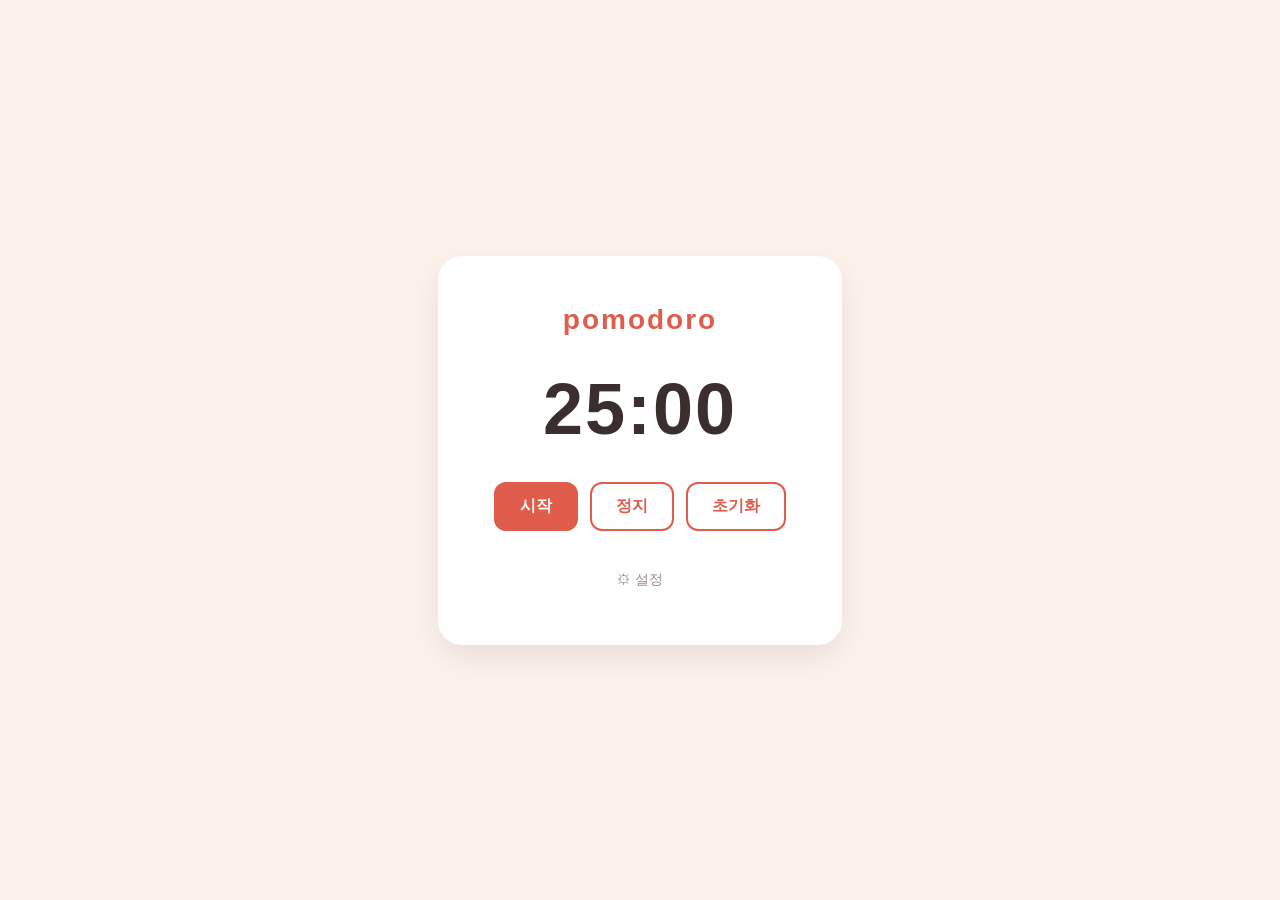
<file: index.html>
<!DOCTYPE html>
<html lang="ko">
<head>
  <meta charset="UTF-8" />
  <meta name="viewport" content="width=device-width, initial-scale=1.0" />
  <title>Pomodoro Timer</title>
  <link rel="stylesheet" href="index.css" />
</head>
<body>
  <main class="timer-card">
    <h1>pomodoro</h1>

    <div class="time-display" id="time-display">25:00</div>

    <div class="controls">
      <button type="button" class="btn btn-primary" id="start-btn" onclick="startTimer()">시작</button>
      <button type="button" class="btn" id="stop-btn" onclick="stopTimer()">정지</button>
      <button type="button" class="btn" id="reset-btn" onclick="resetTimer()">초기화</button>
    </div>

    <button type="button" class="btn-settings" id="settings-btn" aria-label="설정" onclick="location.href='setting.html'">
      ⚙ 설정
    </button>
  </main>

  <script src="index.js"></script>
</body>
</html>
</file>
<file: index.css>
* {
  box-sizing: border-box;
  margin: 0;
  padding: 0;
}

body {
  min-height: 100vh;
  display: flex;
  align-items: center;
  justify-content: center;
  font-family: "Segoe UI", "Apple SD Gothic Neo", sans-serif;
  background: #fdf1ec;
  color: #3a2e2e;
}

.timer-card {
  display: flex;
  flex-direction: column;
  align-items: center;
  gap: 32px;
  padding: 48px 56px;
  background: #ffffff;
  border-radius: 24px;
  box-shadow: 0 12px 32px rgba(0, 0, 0, 0.08);
}

h1 {
  font-size: 28px;
  font-weight: 700;
  letter-spacing: 2px;
  text-transform: lowercase;
  color: #e05c4b;
}

.time-display {
  font-size: 72px;
  font-weight: 700;
  font-variant-numeric: tabular-nums;
  letter-spacing: 2px;
  color: #3a2e2e;
}

.controls {
  display: flex;
  gap: 12px;
}

.btn {
  padding: 12px 24px;
  font-size: 16px;
  font-weight: 600;
  border: 2px solid #e05c4b;
  border-radius: 12px;
  background: #ffffff;
  color: #e05c4b;
  cursor: pointer;
  transition: background-color 0.15s ease, color 0.15s ease;
}

.btn:hover {
  background: #fdf1ec;
}

.btn-primary {
  background: #e05c4b;
  color: #ffffff;
}

.btn-primary:hover {
  background: #c8493a;
}

.btn-settings {
  border: none;
  background: none;
  color: #9b8a8a;
  font-size: 14px;
  cursor: pointer;
  padding: 8px 12px;
  border-radius: 8px;
  transition: background-color 0.15s ease, color 0.15s ease;
}

.btn-settings:hover {
  background: #f5eeee;
  color: #3a2e2e;
}
</file>
